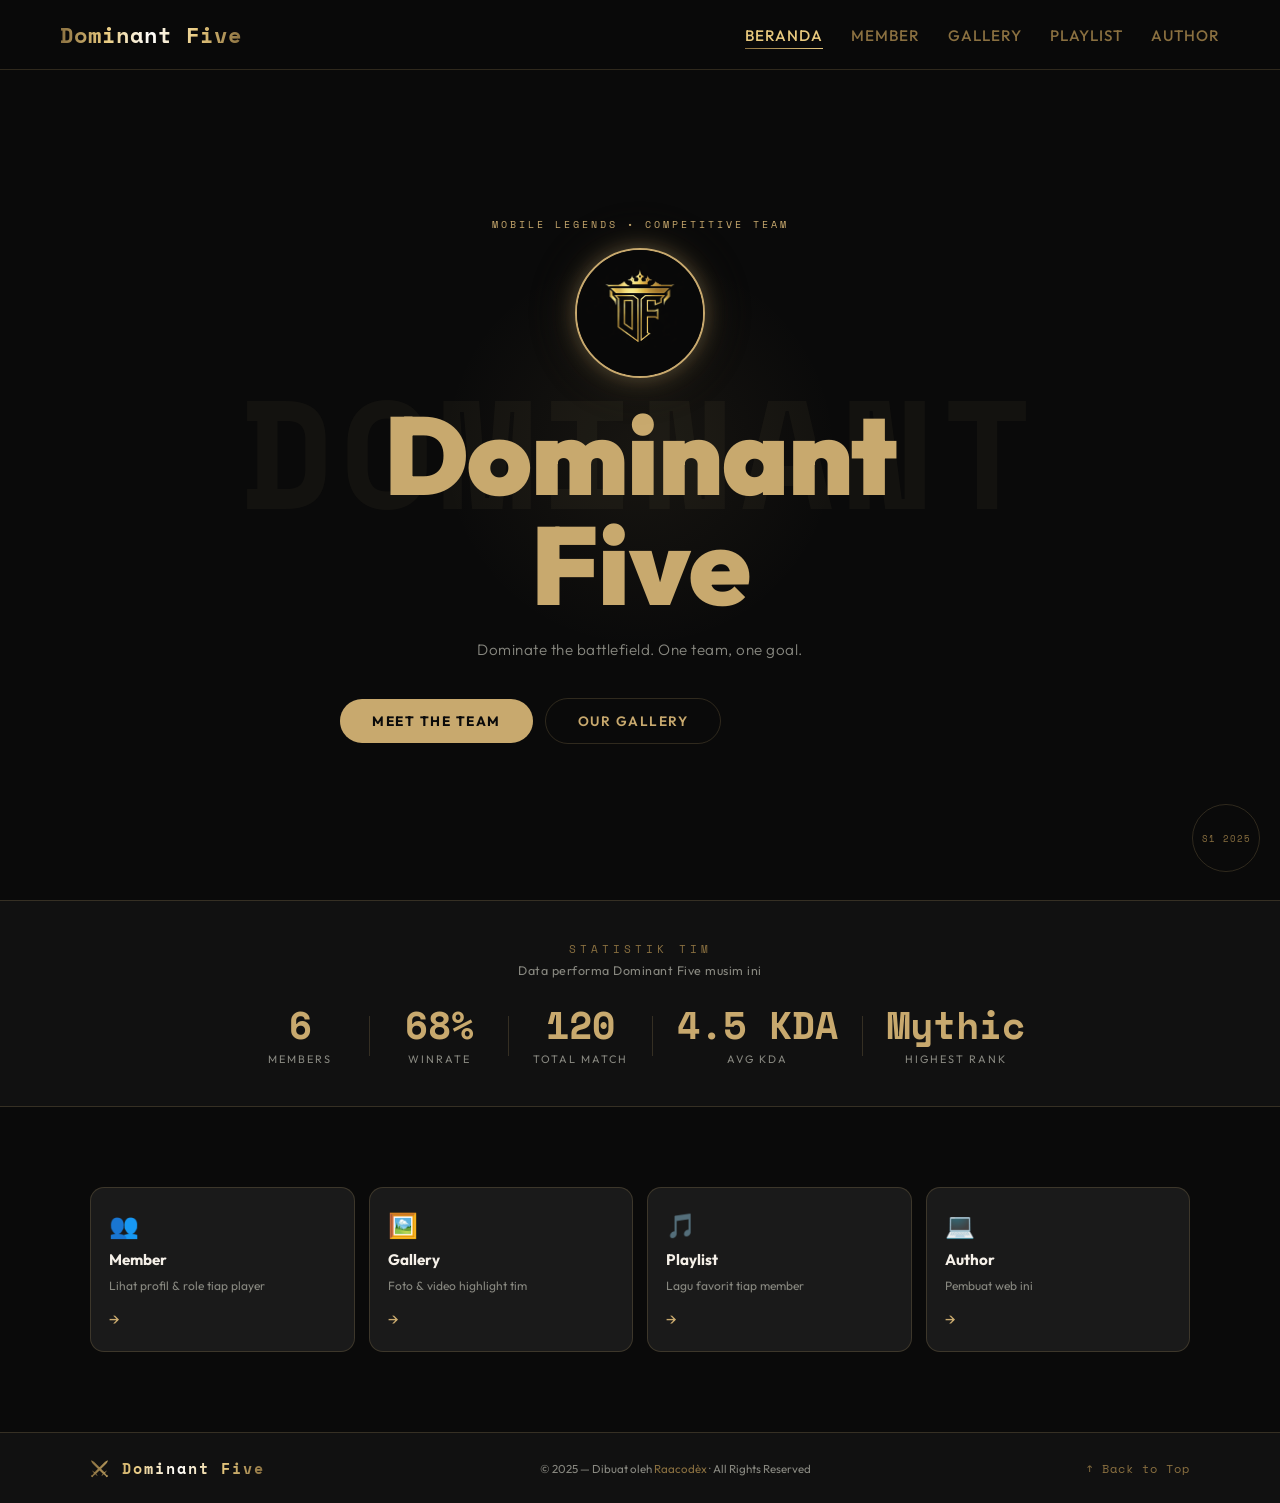
<file: index.html>
<!DOCTYPE html>
<html lang="id">
<head>
  <meta charset="UTF-8">
  <meta name="viewport" content="width=device-width, initial-scale=1.0">
  <title>Dominant Five — Beranda</title>
  <link rel="stylesheet" href="style.css">
  <link rel="stylesheet" href="https://cdnjs.cloudflare.com/ajax/libs/font-awesome/6.5.0/css/all.min.css">
</head>
<body>

  <!-- NAVBAR -->
  <nav class="navbar">
    <div class="nav-logo"><span>Dominant Five</span></div>
    <ul class="nav-links">
      <li><a href="index.html" class="active">Beranda</a></li>
      <li><a href="member.html">Member</a></li>
      <li><a href="gallery.html">Gallery</a></li>
      <li><a href="playlist.html">Playlist</a></li>
      <li><a href="author.html">Author</a></li>
    </ul>
    <button class="hamburger" id="hamburger">☰</button>
  </nav>

  <!-- MOBILE MENU -->
  <div class="mobile-menu" id="mobileMenu">
    <ul>
      <li><a href="index.html" onclick="closeMenu()">Beranda</a></li>
      <li><a href="member.html" onclick="closeMenu()">Member</a></li>
      <li><a href="gallery.html" onclick="closeMenu()">Gallery</a></li>
      <li><a href="playlist.html" onclick="closeMenu()">Playlist</a></li>
      <li><a href="author.html" onclick="closeMenu()">Author</a></li>
    </ul>
  </div>

  <!-- HERO -->
  <section class="hero">
    <div class="hero-bg-text">DOMINANT</div>
    <div class="hero-content reveal-left">
      <p class="hero-subtitle">Mobile Legends • Competitive Team</p>
      
      <div class="hero-logo reveal-scale">
    <img src="img/logo.png" alt="Dominant Five Logo">
  </div>
      
      <h1 class="hero-title"><span>Dominant Five</span></h1>
      <p class="hero-desc">Dominate the battlefield. One team, one goal.</p>
      <div class="hero-buttons">
        <a href="member.html" class="btn-primary">Meet The Team</a>
        <a href="gallery.html" class="btn-outline">Our Gallery</a>
      </div>
    </div>
    <div class="hero-badge">
      <div class="badge-ring">
        <span>S1 2025</span>
      </div>
    </div>
  </section>

  <!-- STATS BAR -->
  <div class="stats-bar" id="stats">

  <div class="stats-header">
    <p class="stats-title">Statistik Tim</p>
    <p class="stats-sub">Data performa Dominant Five musim ini</p>
  </div>
    
    <div class="stats-wrap">

      <div class="stat-item">
        <p class="stat-big" data-target="6">0</p>
        <p class="stat-desc">Members</p>
      </div>

      <div class="stat-divider"></div>

      <div class="stat-item">
        <p class="stat-big" data-target="68" data-suffix="%">0%</p>
        <p class="stat-desc">Winrate</p>
      </div>

      <div class="stat-divider"></div>

      <div class="stat-item">
        <p class="stat-big" data-target="120">0</p>
        <p class="stat-desc">Total Match</p>
      </div>

      <div class="stat-divider"></div>

      <div class="stat-item">
        <p class="stat-big" data-target="4" data-suffix=".5 KDA">0</p>
        <p class="stat-desc">Avg KDA</p>
      </div>

      <div class="stat-divider"></div>

      <div class="stat-item">
        <p class="stat-big">Mythic</p>
        <p class="stat-desc">Highest Rank</p>
      </div>

    </div>
  </div>

  <!-- QUICK NAV CARDS -->
  <section class="quicknav">
    <div class="quicknav-grid">

      <a href="member.html" class="qcard">
        <div class="qcard-icon">👥</div>
        <h3>Member</h3>
        <p>Lihat profil & role tiap player</p>
        <span class="qcard-arrow">→</span>
      </a>

      <a href="gallery.html" class="qcard">
        <div class="qcard-icon">🖼️</div>
        <h3>Gallery</h3>
        <p>Foto & video highlight tim</p>
        <span class="qcard-arrow">→</span>
      </a>

      <a href="playlist.html" class="qcard">
        <div class="qcard-icon">🎵</div>
        <h3>Playlist</h3>
        <p>Lagu favorit tiap member</p>
        <span class="qcard-arrow">→</span>
      </a>

      <a href="author.html" class="qcard">
        <div class="qcard-icon">💻</div>
        <h3>Author</h3>
        <p>Pembuat web ini</p>
        <span class="qcard-arrow">→</span>
      </a>

    </div>
  </section>

  <!-- FOOTER -->
  <footer class="footer">
    <div class="footer-inner">
      <p class="footer-logo">⚔️ <span>Dominant Five</span></p>
      <p class="footer-copy">© 2025 — Dibuat oleh <span>Raacodèx</span> · All Rights Reserved</p>
      <a href="#" class="footer-top">↑ Back to Top</a>
    </div>
  </footer>

  <script src="script.js"></script>
</body>
</html>
</file>
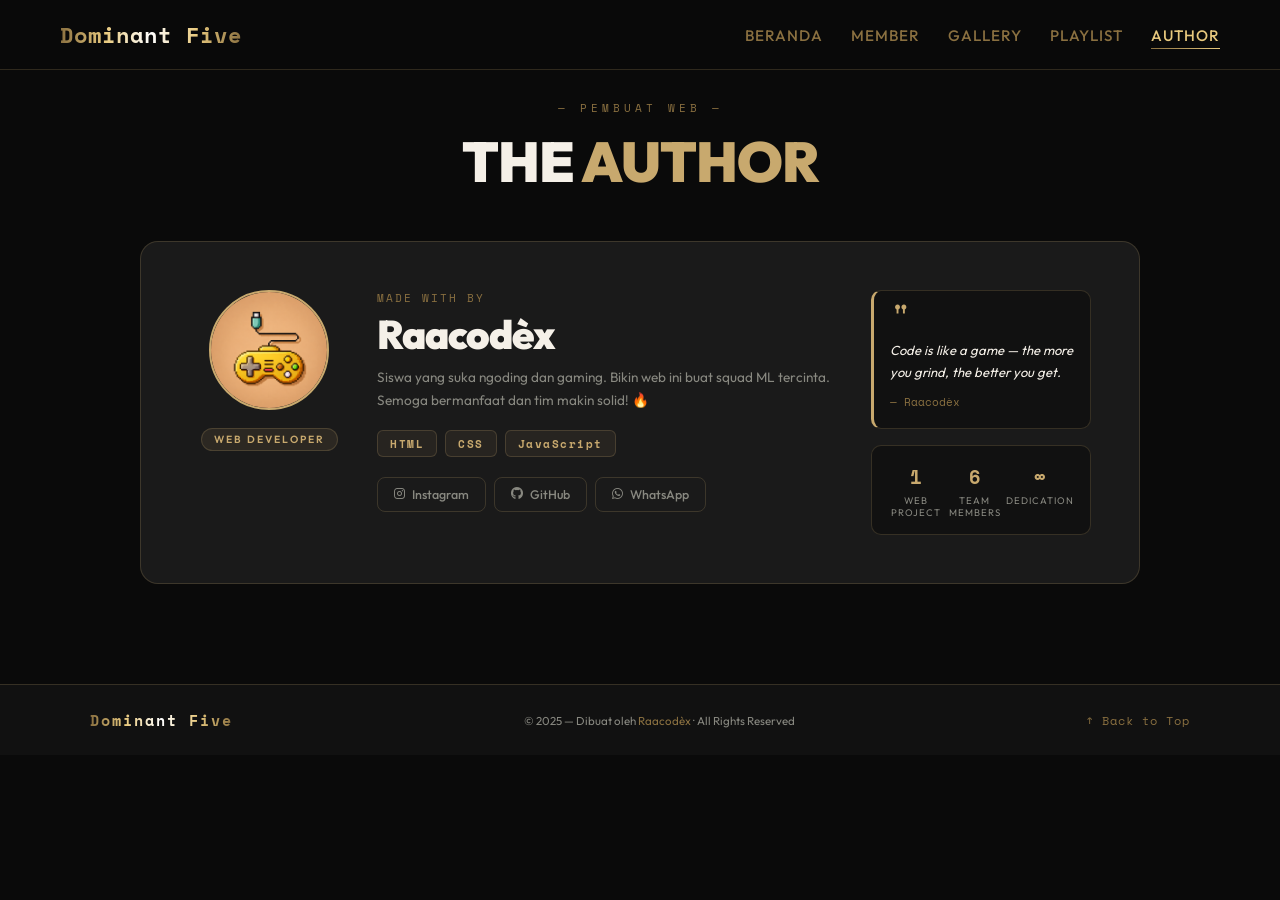
<file: author.html>
<!DOCTYPE html>
<html lang="id">
<head>
  <meta charset="UTF-8">
  <meta name="viewport" content="width=device-width, initial-scale=1.0">
  <title>Dominant Five — Author</title>
  <link rel="stylesheet" href="style.css">
  <link rel="stylesheet" href="https://cdnjs.cloudflare.com/ajax/libs/font-awesome/6.5.0/css/all.min.css">
</head>
<body>

  <nav class="navbar">
    <div class="nav-logo"><span>Dominant Five</span></div>
    <ul class="nav-links">
      <li><a href="index.html">Beranda</a></li>
      <li><a href="member.html">Member</a></li>
      <li><a href="gallery.html">Gallery</a></li>
      <li><a href="playlist.html">Playlist</a></li>
      <li><a href="author.html" class="active">Author</a></li>
    </ul>
    <button class="hamburger" id="hamburger">☰</button>
  </nav>

  <div class="mobile-menu" id="mobileMenu">
    <ul>
      <li><a href="index.html" onclick="closeMenu()">Beranda</a></li>
      <li><a href="member.html" onclick="closeMenu()">Member</a></li>
      <li><a href="gallery.html" onclick="closeMenu()">Gallery</a></li>
      <li><a href="playlist.html" onclick="closeMenu()">Playlist</a></li>
      <li><a href="author.html" onclick="closeMenu()">Author</a></li>
    </ul>
  </div>

  <section class="author">
    <div class="section-header">
      <p class="section-tag">— Pembuat Web —</p>
      <h2 class="section-title">THE <span>AUTHOR</span></h2>
    </div>

    <div class="author-card">

      <!-- Kiri -->
      <div class="author-left">
        <div class="author-avatar">
          <img src="img/profile.png" alt="Author">
        </div>
        <div class="author-badge">Web Developer</div>
      </div>

      <!-- Tengah -->
      <div class="author-mid">
        <p class="author-tag">Made with by</p>
        <h2 class="author-name">Raacodèx</h2>
        <p class="author-bio">
          Siswa yang suka ngoding dan gaming.
          Bikin web ini buat squad ML tercinta.
          Semoga bermanfaat dan tim makin solid! 🔥
        </p>
        <div class="author-stack">
          <span>HTML</span>
          <span>CSS</span>
          <span>JavaScript</span>
        </div>
        <div class="author-socials">
          <a href="https://instagram.com/username" target="_blank" class="social-btn">
            <i class="fab fa-instagram"></i> Instagram
          </a>
          <a href="https://github.com/Raacodex" target="_blank" class="social-btn">
            <i class="fab fa-github"></i> GitHub
          </a>
          <a href="https://wa.me/628517426562" target="_blank" class="social-btn">
            <i class="fab fa-whatsapp"></i> WhatsApp
          </a>
        </div>
      </div>

      <!-- Kanan -->
      <div class="author-right">
        <div class="author-quote">
          <p class="quote-mark">"</p>
          <p class="quote-text">Code is like a game — the more you grind, the better you get.</p>
          <p class="quote-from">— Raacodèx</p>
        </div>
        <div class="author-stats">
          <div class="a-stat">
            <p class="a-stat-num">1</p>
            <p class="a-stat-label">Web Project</p>
          </div>
          <div class="a-stat">
            <p class="a-stat-num">6</p>
            <p class="a-stat-label">Team Members</p>
          </div>
          <div class="a-stat">
            <p class="a-stat-num">∞</p>
            <p class="a-stat-label">Dedication</p>
          </div>
        </div>
      </div>

    </div>
  </section>

  <footer class="footer">
    <div class="footer-inner">
      <p class="footer-logo"> <span>Dominant Five</span></p>
      <p class="footer-copy">© 2025 — Dibuat oleh <span>Raacodèx</span> · All Rights Reserved</p>
      <a href="#" class="footer-top">↑ Back to Top</a>
    </div>
  </footer>

  <script src="script.js"></script>
</body>
</html>
</file>
<file: style.css>
@import url('https://fonts.googleapis.com/css2?family=Outfit:wght@300;400;600;700;900&family=Space+Mono:wght@400;700&display=swap');
@import url('https://fonts.googleapis.com/css2?family=Inter:wght@400;500;600;700;800&display=swap');

/* ===== ROOT & RESET ===== */
:root {
  --bg-dark: #0a0a0a;
  --bg-surface: #111111;
  --bg-card: #1a1a1a;
  --gold: #c8a96e;
  --gold-light: #e8c97e;
  --gold-dim: #8a7040;
  --white: #f5f0e8;
  --gray: #888880;
  --border: rgba(200, 169, 110, 0.2);
}

* { margin: 0; padding: 0; box-sizing: border-box; }
html { scroll-behavior: smooth; }
body {
  background-color: var(--bg-dark);
  color: var(--white);
  font-family: 'Outfit', sans-serif;
  overflow-x: hidden;
}

/* ===== NAVBAR ===== */
.navbar {
  position: fixed;
  top: 0;
  width: 100%;
  z-index: 1000;
  padding: 16px 20px;
  display: flex;
  align-items: center;
  justify-content: space-between;
  background: rgba(10, 10, 10, 0.92);
  backdrop-filter: blur(12px);
  border-bottom: 1px solid var(--border);
  transition: background 0.3s;
}

.nav-logo {
  font-family: 'Space Mono', monospace;
  font-size: 1.4rem;
  letter-spacing: 1px;
  font-weight: 700;
  text-decoration: none;
  display: flex;
  align-items: center;
  gap: 8px;
  white-space: nowrap;
  flex-shrink: 0;
  background: linear-gradient(90deg, #8a7040, #e8c97e, #ffffff, #e8c97e, #8a7040);
  -webkit-background-clip: text;
  -webkit-text-fill-color: transparent;
  background-clip: text;
}

.nav-logo-img {
  width: 26px;
  height: 26px;
  border-radius: 50%;
  object-fit: cover;
  border: 1px solid var(--border);
  flex-shrink: 0;
  -webkit-text-fill-color: unset;
}

.nav-links {
  list-style: none;
  display: none;
  gap: 28px;
}

.nav-links a {
  text-decoration: none;
  font-size: 0.95rem;
  font-weight: 500;
  letter-spacing: 1px;
  text-transform: uppercase;
  color: var(--gold-dim);
  position: relative;
  transition: color 0.3s;
  white-space: nowrap;
}

.nav-links a::after {
  content: '';
  position: absolute;
  bottom: -4px;
  left: 0;
  width: 0%;
  height: 1px;
  background: linear-gradient(90deg, var(--gold-dim), var(--gold-light));
  transition: width 0.3s ease;
}

.nav-links a:hover,
.nav-links a.active {
  color: var(--gold-light);
}

.nav-links a:hover::after,
.nav-links a.active::after {
  width: 100%;
}

.hamburger {
  display: block;
  background: none;
  border: 1px solid var(--border);
  color: var(--gold);
  font-size: 1.2rem;
  padding: 6px 11px;
  cursor: pointer;
  border-radius: 6px;
}

/* ===== MOBILE MENU ===== */
.mobile-menu {
  display: none;
  position: fixed;
  top: 59px;
  left: 0;
  width: 100%;
  background: #111111f5;
  backdrop-filter: blur(16px);
  z-index: 999;
  border-bottom: 1px solid var(--border);
  padding: 20px 0;
}

.mobile-menu.active { display: block; }

.mobile-menu ul {
  list-style: none;
  display: flex;
  flex-direction: column;
  align-items: center;
  gap: 20px;
}

.mobile-menu ul a {
  color: var(--gray);
  text-decoration: none;
  font-size: 0.95rem;
  letter-spacing: 2px;
  text-transform: uppercase;
  transition: color 0.3s;
}

.mobile-menu ul a:hover { color: var(--gold); }

/* ===== HERO ===== */
.hero {
  min-height: 100vh;
  display: flex;
  align-items: center;
  justify-content: center;
  position: relative;
  padding: 110px 20px 60px;
  overflow: hidden;
}

.hero-bg-text {
  position: absolute;
  font-family: 'Space Mono', monospace;
  font-size: clamp(48px, 12vw, 180px);
  font-weight: 700;
  color: rgba(200, 169, 110, 0.05);
  letter-spacing: 6px;
  top: 50%;
  left: 50%;
  transform: translate(-50%, -50%);
  white-space: nowrap;
  pointer-events: none;
  user-select: none;
  width: 100%;
  text-align: center;
  overflow: hidden;
}

.hero::before {
  content: '';
  position: absolute;
  width: 400px;
  height: 400px;
  background: radial-gradient(circle, rgba(200, 169, 110, 0.07) 0%, transparent 70%);
  top: 50%;
  left: 50%;
  transform: translate(-50%, -50%);
  pointer-events: none;
}

.hero-content {
  text-align: center;
  z-index: 1;
  animation: fadeUp 0.9s ease both;
  width: 100%;
  max-width: 600px;
  margin: 0 auto;
}

.hero-logo {
  width: 110px;
  height: 110px;
  border-radius: 50%;
  border: 2px solid var(--gold);
  overflow: hidden;
  margin: 0 auto 22px;
  background: #111;
  box-shadow:
    0 0 20px rgba(200, 169, 110, 0.3),
    0 0 40px rgba(200, 169, 110, 0.15),
    0 0 80px rgba(200, 169, 110, 0.05);
  animation: fadeUp 0.7s ease both, glowPulse 3s ease-in-out infinite;
}

.hero-logo img {
  width: 100%;
  height: 100%;
  object-fit: cover;
}

.hero-subtitle {
  font-family: 'Space Mono', monospace;
  font-size: 0.65rem;
  letter-spacing: 3px;
  color: var(--gold);
  text-transform: uppercase;
  margin-bottom: 16px;
}

.hero-title {
  font-size: clamp(34px, 9vw, 110px);
  font-weight: 900;
  line-height: 1;
  letter-spacing: -1px;
  color: var(--white);
  margin-bottom: 18px;
}

.hero-title span { color: var(--gold); }

.hero-desc {
  font-size: 0.95rem;
  color: var(--gray);
  font-weight: 300;
  letter-spacing: 0.5px;
  margin-bottom: 36px;
  line-height: 1.6;
}

.hero-buttons {
  display: flex;
  flex-direction: column;
  gap: 12px;
  align-items: center;
}

.btn-primary {
  background: var(--gold);
  color: #0a0a0a;
  padding: 13px 32px;
  border-radius: 50px;
  text-decoration: none;
  font-weight: 700;
  font-size: 0.85rem;
  letter-spacing: 1.5px;
  text-transform: uppercase;
  transition: background 0.3s, transform 0.2s;
  width: 230px;
  text-align: center;
  display: block;
}

.btn-primary:hover {
  background: var(--gold-light);
  transform: translateY(-2px);
}

.btn-outline {
  border: 1px solid var(--border);
  color: var(--gold);
  padding: 13px 32px;
  border-radius: 50px;
  text-decoration: none;
  font-weight: 600;
  font-size: 0.85rem;
  letter-spacing: 1.5px;
  text-transform: uppercase;
  transition: border-color 0.3s, transform 0.2s;
  width: 230px;
  text-align: center;
  display: block;
}

.btn-outline:hover {
  border-color: var(--gold);
  transform: translateY(-2px);
}

.hero-badge {
  position: absolute;
  bottom: 28px;
  right: 20px;
  animation: fadeUp 1.2s ease both;
}

.badge-ring {
  width: 68px;
  height: 68px;
  border-radius: 50%;
  border: 1px solid var(--border);
  display: flex;
  align-items: center;
  justify-content: center;
  font-family: 'Space Mono', monospace;
  font-size: 0.58rem;
  color: var(--gold-dim);
  letter-spacing: 1px;
  text-align: center;
}

/* ===== STATS BAR ===== */
.stats-bar {
  background: var(--bg-surface);
  border-top: 1px solid var(--border);
  border-bottom: 1px solid var(--border);
  padding: 32px 20px;
}

.stats-header {
  text-align: center;
  margin-bottom: 28px;
}

.stats-title {
  font-family: 'Space Mono', monospace;
  font-size: 0.68rem;
  letter-spacing: 4px;
  color: var(--gold-dim);
  text-transform: uppercase;
  margin-bottom: 6px;
}

.stats-sub {
  font-size: 0.78rem;
  color: var(--gray);
  letter-spacing: 0.5px;
}

.stats-wrap {
  max-width: 1100px;
  margin: 0 auto;
  display: flex;
  align-items: center;
  justify-content: center;
  flex-wrap: wrap;
  gap: 24px;
}

.stat-item {
  text-align: center;
  min-width: 90px;
}

.stat-big {
  font-family: 'Space Mono', monospace;
  font-size: clamp(20px, 5vw, 38px);
  font-weight: 700;
  color: var(--gold);
  line-height: 1;
  margin-bottom: 8px;
}

.stat-desc {
  font-size: 0.68rem;
  letter-spacing: 2px;
  text-transform: uppercase;
  color: var(--gray);
}

.stat-divider {
  width: 1px;
  height: 40px;
  background: var(--border);
  flex-shrink: 0;
  display: none;
}

/* ===== QUICK NAV ===== */
.quicknav {
  padding: 56px 20px;
  background: var(--bg-dark);
}

.quicknav-grid {
  display: grid;
  grid-template-columns: repeat(2, 1fr);
  gap: 14px;
  max-width: 1100px;
  margin: 0 auto;
}

.qcard {
  background: var(--bg-card);
  border: 1px solid var(--border);
  border-radius: 14px;
  padding: 22px 18px;
  text-decoration: none;
  display: flex;
  flex-direction: column;
  gap: 8px;
  transition: transform 0.3s, border-color 0.3s;
}

.qcard:hover {
  transform: translateY(-4px);
  border-color: var(--gold-dim);
}

.qcard-icon {
  font-size: 1.5rem;
  color: var(--gold);
  margin-bottom: 2px;
}

.qcard h3 {
  font-size: 0.95rem;
  font-weight: 700;
  color: var(--white);
}

.qcard p {
  font-size: 0.75rem;
  color: var(--gray);
  line-height: 1.5;
}

.qcard-arrow {
  font-size: 1rem;
  color: var(--gold);
  margin-top: 6px;
  transition: transform 0.3s;
}

.qcard:hover .qcard-arrow { transform: translateX(4px); }

/* ===== SECTION GLOBAL ===== */
section { padding: 80px 20px; }

.section-header {
  text-align: center;
  margin-bottom: 44px;
}

.section-tag {
  font-family: 'Space Mono', monospace;
  font-size: 0.68rem;
  letter-spacing: 4px;
  color: var(--gold-dim);
  text-transform: uppercase;
  margin-bottom: 10px;
}

.section-title {
  font-size: clamp(26px, 6vw, 56px);
  font-weight: 900;
  letter-spacing: -1px;
  color: var(--white);
}

.section-title span { color: var(--gold); }

/* ===== MEMBER ===== */
.member {
  background: var(--bg-surface);
  border-top: 1px solid var(--border);
  padding-top: 100px;
}

.member-grid {
  display: grid;
  grid-template-columns: 1fr 1fr;
  gap: 16px;
  max-width: 1200px;
  margin: 0 auto;
}

.member-card {
  background: var(--bg-card);
  border: 1px solid var(--border);
  border-radius: 14px;
  overflow: hidden;
  transition: transform 0.3s, border-color 0.3s;
}

.member-card:hover {
  transform: translateY(-5px);
  border-color: var(--gold-dim);
}

.card-top {
  background: linear-gradient(135deg, #1a1a1a, #111);
  padding: 24px 16px 18px;
  text-align: center;
  border-bottom: 1px solid var(--border);
}

.member-avatar {
  width: 75px;
  height: 75px;
  border-radius: 50%;
  border: 2px solid var(--gold);
  overflow: hidden;
  margin: 0 auto 10px;
  background: #222;
}

.member-avatar img {
  width: 100%;
  height: 100%;
  object-fit: cover;
}

.member-role-badge {
  display: inline-block;
  background: rgba(200, 169, 110, 0.12);
  border: 1px solid var(--border);
  color: var(--gold);
  font-size: 0.6rem;
  font-weight: 600;
  letter-spacing: 1.5px;
  text-transform: uppercase;
  padding: 3px 10px;
  border-radius: 20px;
}

.card-body { padding: 16px; }

.member-name {
  font-size: 1rem;
  font-weight: 700;
  color: var(--white);
  margin-bottom: 4px;
}

.member-ign {
  font-size: 0.72rem;
  color: var(--gray);
  margin-bottom: 10px;
}

.member-ign span {
  color: var(--gold-dim);
  font-family: 'Space Mono', monospace;
}

.member-heroes {
  display: flex;
  flex-wrap: wrap;
  gap: 5px;
  margin-bottom: 14px;
}

.member-heroes span {
  background: rgba(255,255,255,0.04);
  border: 1px solid rgba(255,255,255,0.08);
  color: var(--gray);
  font-size: 0.65rem;
  padding: 2px 8px;
  border-radius: 4px;
}

.member-stats {
  display: flex;
  justify-content: space-between;
  padding-top: 12px;
  border-top: 1px solid var(--border);
}

.member-stats > div { text-align: center; }

.stat-num {
  font-family: 'Space Mono', monospace;
  font-size: 0.85rem;
  font-weight: 700;
  color: var(--gold);
}

.stat-label {
  font-size: 0.6rem;
  color: var(--gray);
  text-transform: uppercase;
  letter-spacing: 0.5px;
  margin-top: 2px;
}

/* ===== GALLERY ===== */
.gallery {
  background: var(--bg-dark);
  padding-top: 100px;
}

.gallery-tabs {
  display: flex;
  justify-content: center;
  gap: 8px;
  margin-bottom: 36px;
  flex-wrap: wrap;
}

.tab-btn {
  background: transparent;
  border: 1px solid var(--border);
  color: var(--gray);
  padding: 8px 20px;
  border-radius: 30px;
  font-family: 'Outfit', sans-serif;
  font-size: 0.78rem;
  font-weight: 600;
  letter-spacing: 1px;
  text-transform: uppercase;
  cursor: pointer;
  transition: all 0.3s;
}

.tab-btn:hover {
  border-color: var(--gold-dim);
  color: var(--gold);
}

.tab-btn.active {
  background: var(--gold);
  border-color: var(--gold);
  color: #0a0a0a;
}

.gallery-grid {
  display: grid;
  grid-template-columns: 1fr 1fr;
  gap: 14px;
  max-width: 1200px;
  margin: 0 auto;
}

.gallery-item {
  border-radius: 10px;
  overflow: hidden;
  border: 1px solid var(--border);
  background: var(--bg-card);
  transition: transform 0.3s, border-color 0.3s;
  position: relative;
}

.gallery-item:hover {
  transform: translateY(-3px);
  border-color: var(--gold-dim);
}

.gallery-item.hidden { display: none; }

.gallery-item.photo img {
  width: 100%;
  height: 160px;
  object-fit: cover;
  display: block;
  transition: transform 0.4s;
}

.gallery-item.photo:hover img { transform: scale(1.04); }

.gallery-overlay {
  position: absolute;
  bottom: 0;
  left: 0;
  right: 0;
  padding: 10px 12px;
  background: linear-gradient(to top, rgba(0,0,0,0.85), transparent);
  display: flex;
  align-items: center;
  justify-content: space-between;
}

.gallery-overlay p {
  font-size: 0.75rem;
  color: var(--white);
  font-weight: 500;
}

.gallery-type {
  font-size: 0.62rem;
  background: rgba(200,169,110,0.15);
  border: 1px solid var(--border);
  color: var(--gold);
  padding: 2px 8px;
  border-radius: 20px;
}

.video-wrap {
  width: 100%;
  aspect-ratio: 16/9;
  background: #000;
}

.video-wrap video {
  width: 100%;
  height: 100%;
  display: block;
  object-fit: cover;
}

.video-label {
  padding: 10px 12px;
  display: flex;
  align-items: center;
  justify-content: space-between;
  border-top: 1px solid var(--border);
}

.video-label p {
  font-size: 0.78rem;
  color: var(--white);
  font-weight: 500;
}

/* ===== PLAYLIST ===== */
.playlist {
  background: var(--bg-surface);
  padding-top: 100px;
}

.playlist-tabs {
  display: flex;
  justify-content: center;
  flex-wrap: wrap;
  gap: 8px;
  margin-bottom: 36px;
}

.pl-tab {
  background: transparent;
  border: 1px solid var(--border);
  color: var(--gray);
  padding: 8px 16px;
  border-radius: 30px;
  font-family: 'Outfit', sans-serif;
  font-size: 0.75rem;
  font-weight: 600;
  letter-spacing: 1px;
  cursor: pointer;
  transition: all 0.3s;
}

.pl-tab:hover {
  border-color: var(--gold-dim);
  color: var(--gold);
}

.pl-tab.active {
  background: var(--gold);
  border-color: var(--gold);
  color: #0a0a0a;
}

.playlist-panel {
  display: none;
  max-width: 600px;
  margin: 0 auto;
  animation: fadeUp 0.4s ease both;
}

.playlist-panel.active { display: block; }

.pl-profile {
  display: flex;
  align-items: center;
  gap: 14px;
  margin-bottom: 24px;
  padding-bottom: 20px;
  border-bottom: 1px solid var(--border);
}

.pl-avatar {
  width: 52px;
  height: 52px;
  border-radius: 50%;
  border: 2px solid var(--gold);
  overflow: hidden;
  flex-shrink: 0;
  background: #222;
}

.pl-avatar img {
  width: 100%;
  height: 100%;
  object-fit: cover;
}

.pl-name {
  font-size: 1rem;
  font-weight: 700;
  color: var(--white);
  margin-bottom: 3px;
}

.pl-role {
  font-size: 0.68rem;
  color: var(--gold-dim);
  letter-spacing: 2px;
  text-transform: uppercase;
  font-family: 'Space Mono', monospace;
}

.pl-tracks {
  display: flex;
  flex-direction: column;
  gap: 4px;
}

.pl-track {
  display: flex;
  align-items: center;
  gap: 12px;
  padding: 13px 14px;
  border-radius: 8px;
  border: 1px solid transparent;
  transition: all 0.3s;
}

.pl-track:hover {
  background: var(--bg-card);
  border-color: var(--border);
}

.track-num {
  font-family: 'Space Mono', monospace;
  font-size: 0.7rem;
  color: var(--gold-dim);
  width: 20px;
  flex-shrink: 0;
}

.track-info { flex: 1; }

.track-title {
  font-size: 0.88rem;
  font-weight: 600;
  color: var(--white);
  margin-bottom: 2px;
}

.track-artist {
  font-size: 0.72rem;
  color: var(--gray);
}

.track-link {
  color: var(--gold-dim);
  font-size: 1.1rem;
  transition: color 0.3s, transform 0.2s;
  display: flex;
  align-items: center;
}

.track-link:hover {
  color: #1db954;
  transform: scale(1.2);
}

/* ===== AUTHOR ===== */
.author {
  background: var(--bg-dark);
  padding-top: 100px;
}

.author-card {
  max-width: 1000px;
  margin: 0 auto;
  display: grid;
  grid-template-columns: 1fr;
  gap: 28px;
  background: var(--bg-card);
  border: 1px solid var(--border);
  border-radius: 18px;
  padding: 28px 20px;
}

.author-left {
  display: flex;
  flex-direction: row;
  align-items: center;
  gap: 18px;
}

.author-avatar {
  width: 90px;
  height: 90px;
  border-radius: 50%;
  border: 2px solid var(--gold);
  overflow: hidden;
  background: #222;
  flex-shrink: 0;
}

.author-avatar img {
  width: 100%;
  height: 100%;
  object-fit: cover;
}

.author-badge {
  background: rgba(200, 169, 110, 0.1);
  border: 1px solid var(--border);
  color: var(--gold);
  font-size: 0.65rem;
  letter-spacing: 2px;
  text-transform: uppercase;
  padding: 4px 12px;
  border-radius: 20px;
  font-weight: 600;
}

.author-tag {
  font-size: 0.68rem;
  letter-spacing: 2px;
  color: var(--gold-dim);
  text-transform: uppercase;
  font-family: 'Space Mono', monospace;
  margin-bottom: 8px;
}

.author-name {
  font-size: clamp(24px, 6vw, 40px);
  font-weight: 900;
  color: var(--white);
  letter-spacing: -1px;
  margin-bottom: 12px;
  line-height: 1;
}

.author-bio {
  font-size: 0.85rem;
  color: var(--gray);
  line-height: 1.7;
  margin-bottom: 18px;
}

.author-stack {
  display: flex;
  flex-wrap: wrap;
  gap: 8px;
  margin-bottom: 20px;
}

.author-stack span {
  background: rgba(200, 169, 110, 0.08);
  border: 1px solid var(--border);
  color: var(--gold);
  font-size: 0.7rem;
  font-weight: 600;
  letter-spacing: 1.5px;
  padding: 4px 12px;
  border-radius: 6px;
  font-family: 'Space Mono', monospace;
}

.author-socials {
  display: flex;
  flex-wrap: wrap;
  gap: 8px;
}

.social-btn {
  display: flex;
  align-items: center;
  gap: 7px;
  padding: 9px 16px;
  border-radius: 8px;
  border: 1px solid var(--border);
  color: var(--gray);
  text-decoration: none;
  font-size: 0.78rem;
  font-weight: 500;
  transition: all 0.3s;
}

.social-btn:hover {
  border-color: var(--gold-dim);
  color: var(--gold);
  background: rgba(200, 169, 110, 0.06);
}

.author-right {
  display: flex;
  flex-direction: column;
  gap: 16px;
}

.author-quote {
  background: var(--bg-surface);
  border: 1px solid var(--border);
  border-left: 3px solid var(--gold);
  border-radius: 10px;
  padding: 18px 16px;
}

.quote-mark {
  font-size: 2.2rem;
  color: var(--gold);
  line-height: 0.5;
  margin-bottom: 12px;
  font-family: 'Space Mono', monospace;
}

.quote-text {
  font-size: 0.82rem;
  color: var(--white);
  line-height: 1.7;
  font-style: italic;
  margin-bottom: 10px;
}

.quote-from {
  font-size: 0.7rem;
  color: var(--gold-dim);
  font-family: 'Space Mono', monospace;
}

.author-stats {
  display: flex;
  justify-content: space-between;
  padding: 16px;
  background: var(--bg-surface);
  border: 1px solid var(--border);
  border-radius: 10px;
}

.a-stat { text-align: center; }

.a-stat-num {
  font-family: 'Space Mono', monospace;
  font-size: 1.2rem;
  font-weight: 700;
  color: var(--gold);
}

.a-stat-label {
  font-size: 0.6rem;
  color: var(--gray);
  text-transform: uppercase;
  letter-spacing: 1px;
  margin-top: 3px;
}

/* ===== FOOTER ===== */
.footer {
  background: var(--bg-surface);
  border-top: 1px solid var(--border);
  padding: 24px 20px;
}

.footer-inner {
  max-width: 1100px;
  margin: 0 auto;
  display: flex;
  flex-direction: column;
  align-items: center;
  text-align: center;
  gap: 10px;
}

.footer-logo {
  font-family: 'Space Mono', monospace;
  font-size: 0.95rem;
  font-weight: 700;
  letter-spacing: 2px;
  background: linear-gradient(90deg, #8a7040, #e8c97e, #ffffff, #e8c97e, #8a7040);
  -webkit-background-clip: text;
  -webkit-text-fill-color: transparent;
  background-clip: text;
}

.footer-copy {
  font-size: 0.72rem;
  color: var(--gray);
}

.footer-copy span { color: var(--gold-dim); }

.footer-top {
  font-size: 0.72rem;
  color: var(--gold-dim);
  text-decoration: none;
  font-family: 'Space Mono', monospace;
  letter-spacing: 1px;
  transition: color 0.3s;
}

.footer-top:hover { color: var(--gold); }

/* ===== ANIMATIONS ===== */
@keyframes fadeUp {
  from { opacity: 0; transform: translateY(30px); }
  to { opacity: 1; transform: translateY(0); }
}

@keyframes glowPulse {
  0%, 100% {
    box-shadow:
      0 0 20px rgba(200, 169, 110, 0.3),
      0 0 40px rgba(200, 169, 110, 0.15),
      0 0 80px rgba(200, 169, 110, 0.05);
  }
  50% {
    box-shadow:
      0 0 30px rgba(200, 169, 110, 0.5),
      0 0 60px rgba(200, 169, 110, 0.25),
      0 0 100px rgba(200, 169, 110, 0.1);
  }
}

/* ===== DESKTOP ===== */
@media (min-width: 900px) {
  .navbar { padding: 18px 60px; }
  .nav-links { display: flex; }
  .hamburger { display: none; }
  .hero { padding: 120px 60px 60px; }
  .hero-logo { width: 130px; height: 130px; }
  .stats-bar { padding: 40px 60px; }
  .stat-divider { display: block; }
  .quicknav { padding: 80px 60px; }
  .quicknav-grid { grid-template-columns: repeat(4, 1fr); }
  section { padding: 100px 60px; }
  .member-grid { grid-template-columns: repeat(3, 1fr); }
  .gallery-grid { grid-template-columns: repeat(3, 1fr); }
  .gallery-item.photo img { height: 220px; }
  .hero-buttons { flex-direction: row; }
  .btn-primary, .btn-outline { width: auto; }
  .footer-inner { flex-direction: row; justify-content: space-between; text-align: left; }
  .author-card { grid-template-columns: 160px 1fr 220px; padding: 48px; }
  .author-left { flex-direction: column; align-items: center; }
  .author-avatar { width: 120px; height: 120px; }
}

/* ===== MEMBER SLIDER ===== */
.member-slider {
  max-width: 320px;
  margin: 0 auto;
  position: relative;
}

.member-track {
  position: relative;
  width: 100%;
}

.member-track .member-card {
  display: none;
  animation: fadeUp 0.35s ease both;
}

.member-track .member-card.active {
  display: block;
}

/* ===== CARD UKURAN PROPORSIONAL ===== */
.member-slider .member-card {
  min-height: unset;
  border-radius: 16px;
}

/* Card Top - foto & badge */
.member-slider .card-top {
  padding: 28px 20px 20px;
}

.member-slider .member-avatar {
  width: 88px;
  height: 88px;
  margin-bottom: 12px;
}

.member-slider .member-role-badge {
  font-size: 0.68rem;
  padding: 4px 14px;
  letter-spacing: 2px;
}

/* Card Body - info */
.member-slider .card-body {
  padding: 18px 20px 22px;
}

/* Nama */
.member-slider .member-name {
  font-family: 'Inter', sans-serif;
  font-size: 1.18rem;
  font-weight: 800;
  letter-spacing: -0.3px;
  margin-bottom: 4px;
}

/* IGN */
.member-slider .member-ign {
  font-size: 0.8rem;
  margin-bottom: 14px;
}

/* Hero boxes - agak lebih besar & keliatan */
.member-slider .member-heroes {
  display: flex;
  flex-wrap: wrap;
  gap: 6px;
  margin-bottom: 16px;
}

.member-slider .member-heroes span {
  font-family: 'Inter', sans-serif;
  font-size: 0.75rem;
  font-weight: 500;
  letter-spacing: 0px;
  padding: 5px 13px;
  border-radius: 6px;
  background: rgba(200, 169, 110, 0.07);
  border: 1px solid rgba(200, 169, 110, 0.18);
  color: var(--white);
}

/* Stats WR/KDA/Rank - kompak & proporsional */
.member-slider .member-stats {
  padding-top: 14px;
  border-top: 1px solid var(--border);
  display: flex;
  justify-content: space-between;
}

.member-slider .stat-num {
  font-family: 'Inter', sans-serif;
  font-size: 1.05rem;
  font-weight: 700;
  color: var(--gold);
  margin-bottom: 2px;
}

.member-slider .stat-label {
  font-family: 'Inter', sans-serif;
  font-size: 0.62rem;
  font-weight: 500;
  letter-spacing: 1px;
  color: var(--gray);
  text-transform: uppercase;
}

/* ===== SLIDER NAV ===== */
.slider-nav {
  display: flex;
  align-items: center;
  justify-content: center;
  gap: 14px;
  margin-top: 20px;
}

.slider-btn {
  background: transparent;
  border: 1px solid var(--border);
  color: var(--gold);
  width: 38px;
  height: 38px;
  border-radius: 50%;
  font-size: 0.95rem;
  cursor: pointer;
  transition: all 0.3s;
  display: flex;
  align-items: center;
  justify-content: center;
}

.slider-btn:hover {
  background: rgba(200, 169, 110, 0.12);
  border-color: var(--gold);
}

/* Dots */
.slider-dots {
  display: flex;
  gap: 7px;
  align-items: center;
}

.dot {
  width: 7px;
  height: 7px;
  border-radius: 50%;
  background: transparent;
  cursor: pointer;
  transition: all 0.3s;
  border: 1px solid var(--gold-dim);
}

.dot.active {
  background: var(--gold);
  width: 20px;
  border-radius: 4px;
  border-color: var(--gold);
}

/* Counter */
.slider-counter {
  text-align: center;
  margin-top: 10px;
  font-family: 'Space Mono', monospace;
  font-size: 0.68rem;
  color: var(--gold-dim);
  letter-spacing: 2px;
}

/* ===== SCROLL REVEAL ===== */
/* Tambahin class "reveal" ke elemen HTML yang mau dianimasiin */
.reveal {
  opacity: 0;
  transform: translateY(28px);
  transition: opacity 0.6s ease, transform 0.6s ease;
}

.reveal.visible {
  opacity: 1;
  transform: translateY(0);
}

/* Varian dari bawah (default) */
.reveal-up {
  opacity: 0;
  transform: translateY(40px);
  transition: opacity 0.6s ease, transform 0.6s ease;
}

.reveal-up.visible {
  opacity: 1;
  transform: translateY(0);
}

/* Varian dari kiri */
.reveal-left {
  opacity: 0;
  transform: translateX(-40px);
  transition: opacity 0.6s ease, transform 0.6s ease;
}

.reveal-left.visible {
  opacity: 1;
  transform: translateX(0);
}

/* Varian dari kanan */
.reveal-right {
  opacity: 0;
  transform: translateX(40px);
  transition: opacity 0.6s ease, transform 0.6s ease;
}

.reveal-right.visible {
  opacity: 1;
  transform: translateX(0);
}

/* Varian scale/zoom */
.reveal-scale {
  opacity: 0;
  transform: scale(0.92);
  transition: opacity 0.5s ease, transform 0.5s ease;
}

.reveal-scale.visible {
  opacity: 1;
  transform: scale(1);
}

/* ===== STAGGER (animasi berurutan) ===== */
/* Wrap parent pakai class "stagger-wrap" */
/* Tiap anak pakai class "stagger-item" */
.stagger-item {
  opacity: 0;
  transform: translateY(24px);
  transition: opacity 0.5s ease, transform 0.5s ease;
}

.stagger-item.visible {
  opacity: 1;
  transform: translateY(0);
}
</file>
